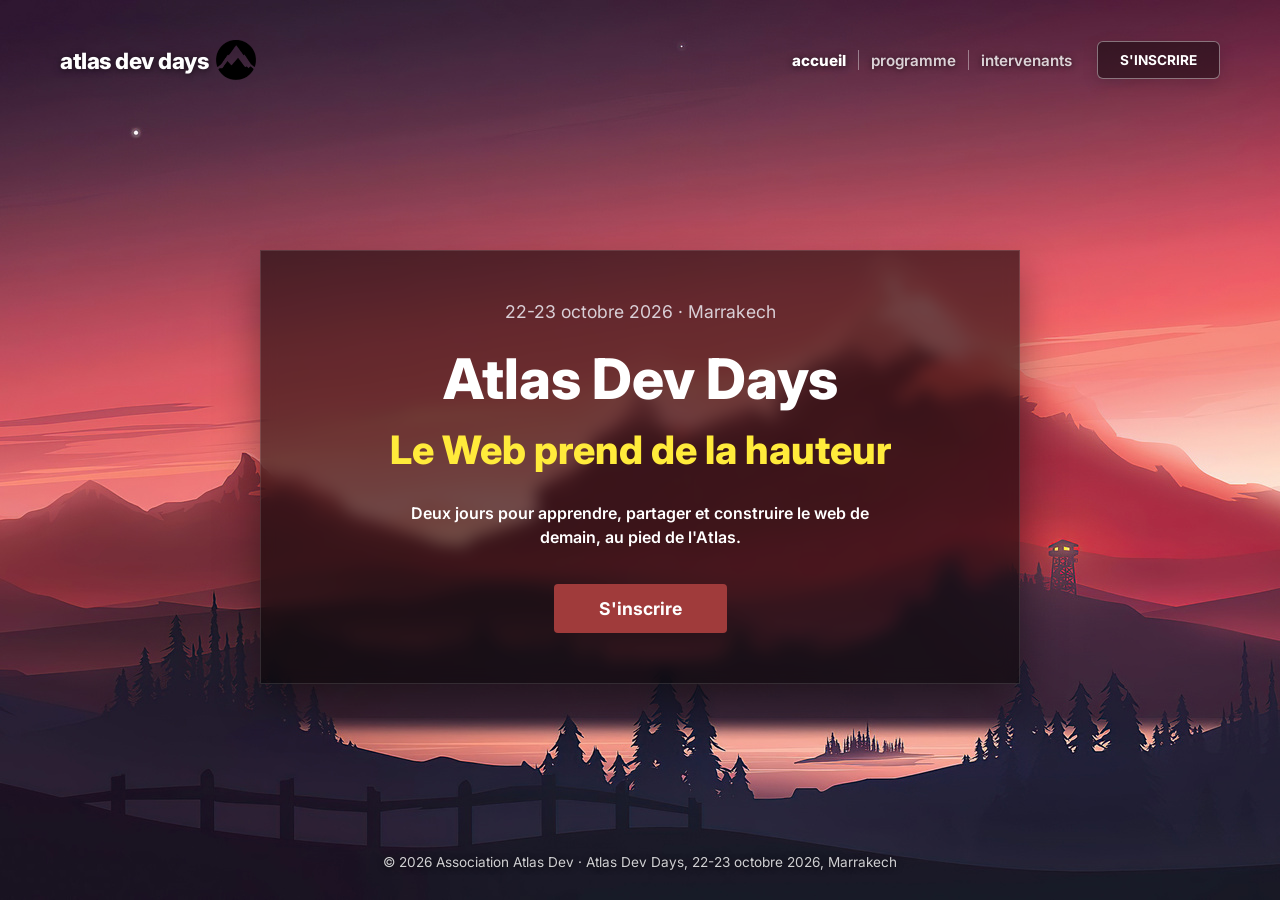
<file: index.html>
<!DOCTYPE html>
<html lang="fr">
<head>
    <meta charset="UTF-8">
    <meta name="viewport" content="width=device-width, initial-scale=1.0">
    <title>Atlas Dev Days - Conférence web à Marrakech</title>
    <meta name="description" content="Atlas Dev Days : deux jours de conférences pour développeurs web, les 22 et 23 octobre 2026 à Marrakech.">
    <link rel="icon" type="image/png" href="images/jbell.png">
    <link rel="preconnect" href="https://fonts.googleapis.com">
    <link rel="preconnect" href="https://fonts.gstatic.com" crossorigin>
    <link href="https://fonts.googleapis.com/css2?family=Inter:wght@400;600;700;800&display=swap" rel="stylesheet">
    <link rel="stylesheet" href="style.css">
</head>
<body>

    <header class="site-header">
        <nav class="navbar" aria-label="Navigation principale">
            <a href="index.html" class="brand">
                <span class="brand-text">atlas dev days</span>
                <img src="images/jbell.png" alt="Logo Atlas Dev Days" class="brand-icon-img" width="40" height="40">
            </a>
            <div class="nav-right">
                <ul class="nav-menu">
                    <li><a href="index.html" class="nav-link active" aria-current="page">accueil</a></li>
                    <li><a href="programme.html" class="nav-link">programme</a></li>
                    <li><a href="intervenants.html" class="nav-link">intervenants</a></li>
                </ul>
                <a href="inscription.html" class="btn-subscribe">S'INSCRIRE</a>
            </div>
        </nav>
    </header>

    <main class="hero-content">
        <div class="card">
            <p class="date">22-23 octobre 2026 &middot; Marrakech</p>
            <h1 class="title">Atlas Dev Days<br><span class="highlight">Le Web prend de la hauteur</span></h1>
            <p class="description">Deux jours pour apprendre, partager et construire le web de demain, au pied de l'Atlas.</p>
            <a href="inscription.html" class="btn">S'inscrire</a>
        </div>
    </main>

    <footer class="site-footer">
        <p>&copy; 2026 Association Atlas Dev &middot; Atlas Dev Days, 22-23 octobre 2026, Marrakech</p>
    </footer>

</body>
</html>
</file>
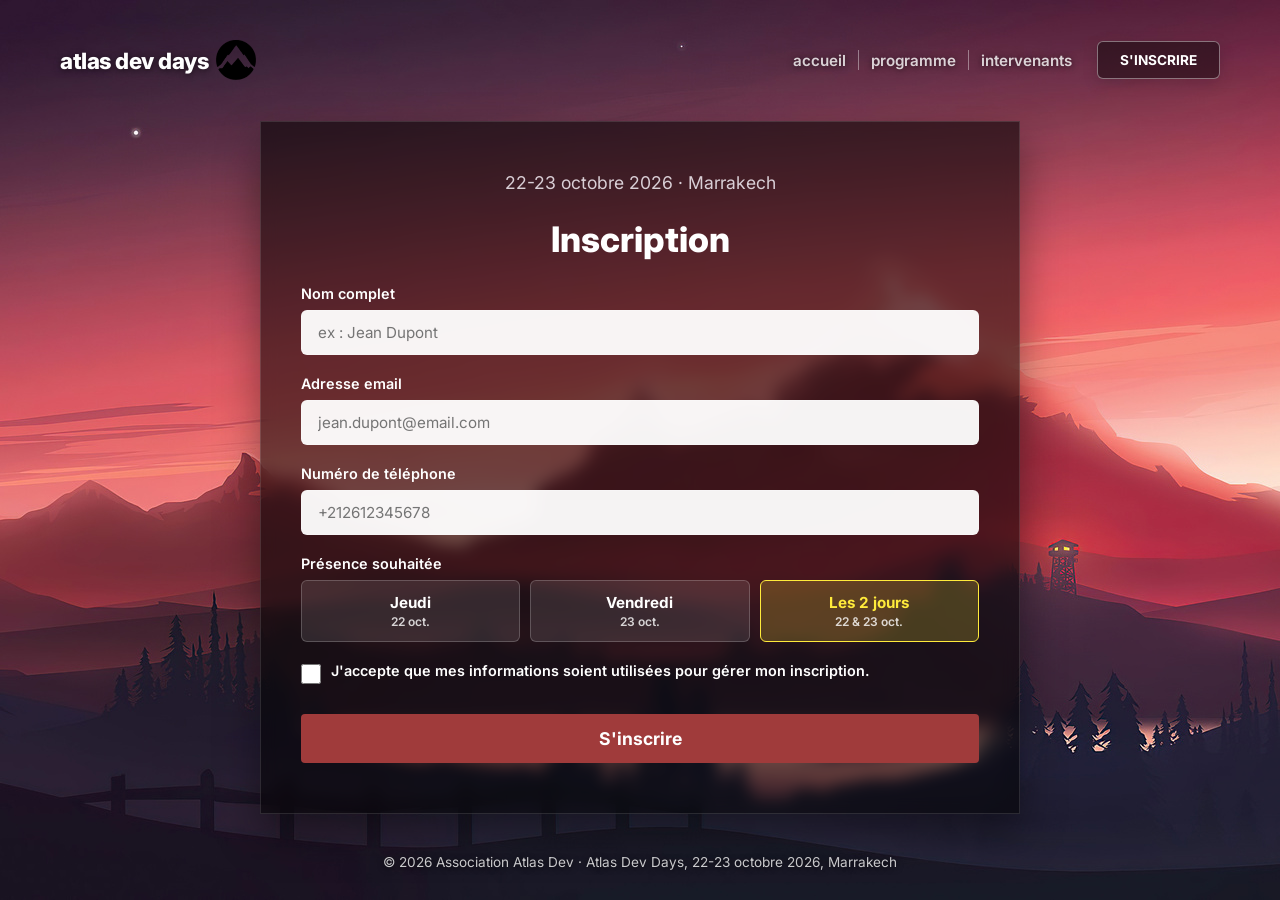
<file: inscription.html>
<!DOCTYPE html>
<html lang="fr">
<head>
    <meta charset="UTF-8">
    <meta name="viewport" content="width=device-width, initial-scale=1.0">
    <title>Inscription - Atlas Dev Days</title>
    <meta name="description" content="Inscrivez-vous aux Atlas Dev Days, les 22 et 23 octobre 2026 à Marrakech.">
    <link rel="icon" type="image/png" href="images/jbell.png">
    <link rel="preconnect" href="https://fonts.googleapis.com">
    <link rel="preconnect" href="https://fonts.gstatic.com" crossorigin>
    <link href="https://fonts.googleapis.com/css2?family=Inter:wght@400;600;700;800&display=swap" rel="stylesheet">
    <link rel="stylesheet" href="style.css">
</head>
<body>

    <header class="site-header">
        <nav class="navbar" aria-label="Navigation principale">
            <a href="index.html" class="brand">
                <span class="brand-text">atlas dev days</span>
                <img src="images/jbell.png" alt="Logo Atlas Dev Days" class="brand-icon-img" width="40" height="40">
            </a>
            <div class="nav-right">
                <ul class="nav-menu">
                    <li><a href="index.html" class="nav-link">accueil</a></li>
                    <li><a href="programme.html" class="nav-link">programme</a></li>
                    <li><a href="intervenants.html" class="nav-link">intervenants</a></li>
                </ul>
                <a href="inscription.html" class="btn-subscribe">S'INSCRIRE</a>
            </div>
        </nav>
    </header>

    <main class="hero-content">
        <div class="card form-card">
            <p class="date">22-23 octobre 2026 &middot; Marrakech</p>
            <h1 class="page-title">Inscription</h1>
            <form action="#" method="post" class="registration-form">

                <div class="form-group">
                    <label for="fullname">Nom complet</label>
                    <input type="text" id="fullname" name="fullname" placeholder="ex : Jean Dupont" autocomplete="name" required>
                </div>

                <div class="form-group">
                    <label for="email">Adresse email</label>
                    <input type="email" id="email" name="email" placeholder="jean.dupont@email.com" autocomplete="email" pattern="[^@\s]+@[^@\s]+\.[^@\s]+" title="Format attendu : nom@domaine.com" required>
                </div>

                <div class="form-group">
                    <label for="phone">Numéro de téléphone</label>
                    <input type="tel" id="phone" name="phone" placeholder="+212612345678" autocomplete="tel" pattern="(\+212|0)[5-7][0-9]{8}" title="Format attendu : +212612345678 ou 0612345678" required>
                </div>

                <fieldset class="form-group day-fieldset">
                    <legend>Présence souhaitée</legend>
                    <div class="day-selector">
                        <label class="radio-card">
                            <input type="radio" name="attendance" value="jeudi" required>
                            <span class="radio-content"><strong>Jeudi</strong><small>22 oct.</small></span>
                        </label>
                        <label class="radio-card">
                            <input type="radio" name="attendance" value="vendredi">
                            <span class="radio-content"><strong>Vendredi</strong><small>23 oct.</small></span>
                        </label>
                        <label class="radio-card">
                            <input type="radio" name="attendance" value="both" checked>
                            <span class="radio-content"><strong>Les 2 jours</strong><small>22 &amp; 23 oct.</small></span>
                        </label>
                    </div>
                </fieldset>

                <div class="form-group consent">
                    <label class="checkbox-label" for="consent">
                        <input type="checkbox" id="consent" name="consent" required>
                        <span>J'accepte que mes informations soient utilisées pour gérer mon inscription.</span>
                    </label>
                </div>

                <button type="submit" class="btn submit-btn">S'inscrire</button>
            </form>
        </div>
    </main>

    <footer class="site-footer">
        <p>&copy; 2026 Association Atlas Dev &middot; Atlas Dev Days, 22-23 octobre 2026, Marrakech</p>
    </footer>

</body>
</html>
</file>
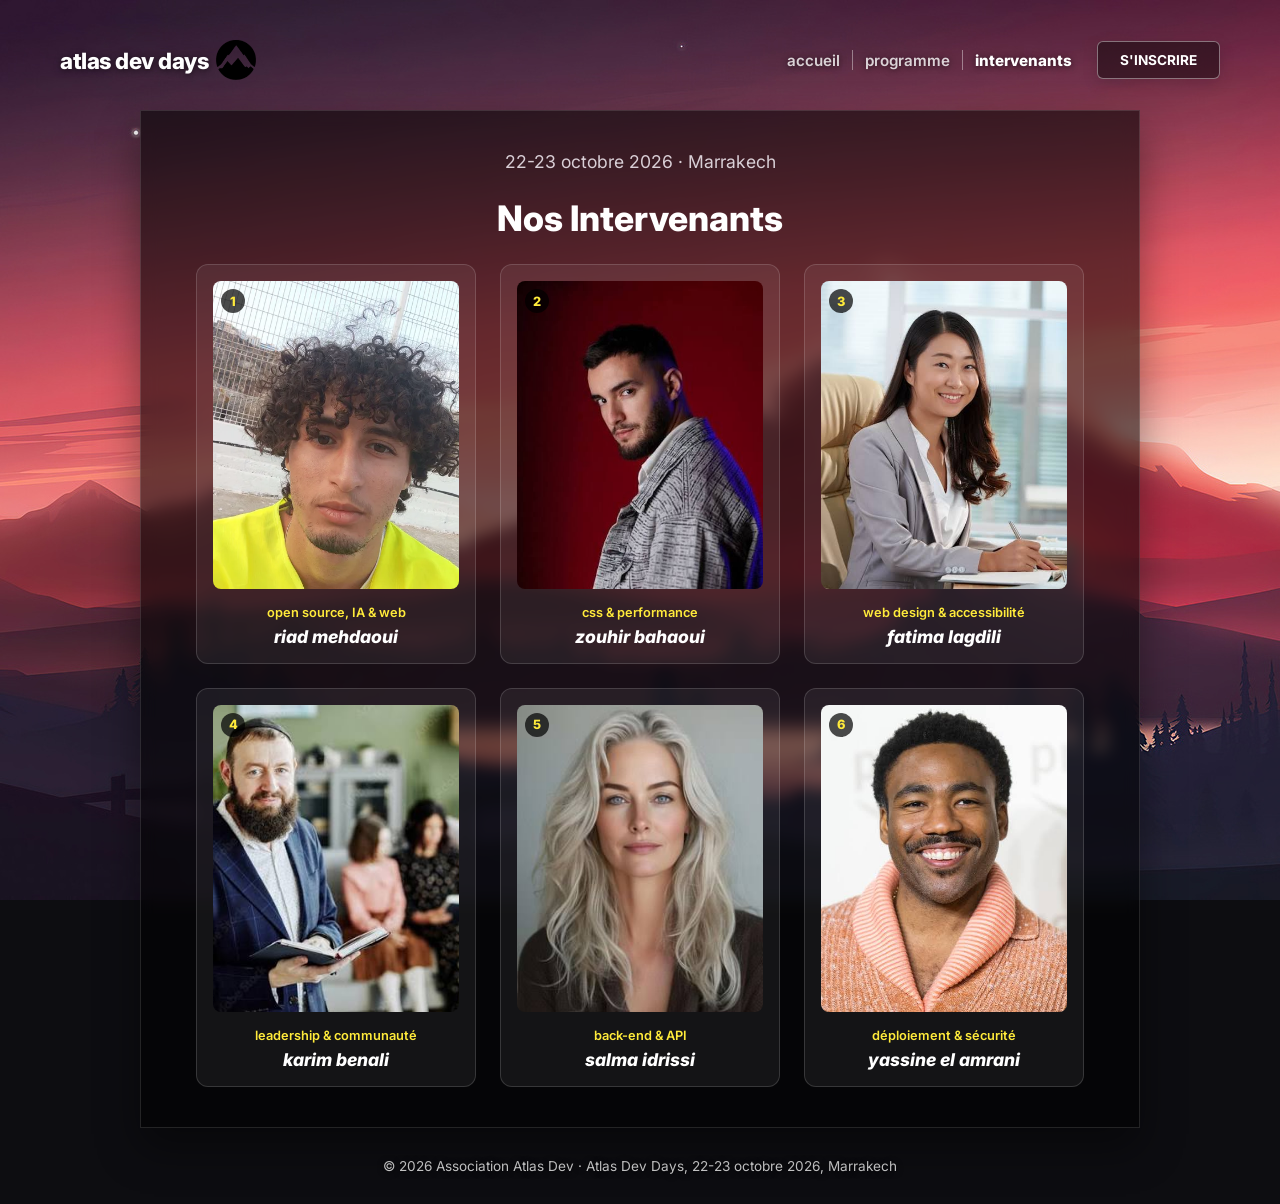
<file: intervenants.html>
<!DOCTYPE html>
<html lang="fr">
<head>
    <meta charset="UTF-8">
    <meta name="viewport" content="width=device-width, initial-scale=1.0">
    <title>Intervenants - Atlas Dev Days</title>
    <meta name="description" content="Les six intervenants des Atlas Dev Days : photo, nom et sujet de chacun.">
    <link rel="icon" type="image/png" href="images/jbell.png">
    <link rel="preconnect" href="https://fonts.googleapis.com">
    <link rel="preconnect" href="https://fonts.gstatic.com" crossorigin>
    <link href="https://fonts.googleapis.com/css2?family=Inter:wght@400;600;700;800&display=swap" rel="stylesheet">
    <link rel="stylesheet" href="style.css">
</head>
<body>

    <header class="site-header">
        <nav class="navbar" aria-label="Navigation principale">
            <a href="index.html" class="brand">
                <span class="brand-text">atlas dev days</span>
                <img src="images/jbell.png" alt="Logo Atlas Dev Days" class="brand-icon-img" width="40" height="40">
            </a>
            <div class="nav-right">
                <ul class="nav-menu">
                    <li><a href="index.html" class="nav-link">accueil</a></li>
                    <li><a href="programme.html" class="nav-link">programme</a></li>
                    <li><a href="intervenants.html" class="nav-link active" aria-current="page">intervenants</a></li>
                </ul>
                <a href="inscription.html" class="btn-subscribe">S'INSCRIRE</a>
            </div>
        </nav>
    </header>

    <main class="hero-content">
        <div class="card speakers-card">
            <p class="date">22-23 octobre 2026 &middot; Marrakech</p>
            <h1 class="page-title">Nos Intervenants</h1>
            <ul class="speakers-grid">
                <li class="speaker-card">
                    <div class="speaker-photo-wrapper">
                        <img src="images/bogoooossss.webp" alt="Portrait de Riad Mehdaoui" class="speaker-photo" width="400" height="500">
                        <span class="speaker-number" aria-hidden="true">1</span>
                    </div>
                    <div class="speaker-info">
                        <span class="speaker-topic">open source, IA &amp; web</span>
                        <h2 class="speaker-name">riad mehdaoui</h2>
                    </div>
                </li>
                <li class="speaker-card">
                    <div class="speaker-photo-wrapper">
                        <img src="images/ozuhiir.jpg" alt="Portrait de Zouhir Bahaoui" class="speaker-photo" width="400" height="500">
                        <span class="speaker-number" aria-hidden="true">2</span>
                    </div>
                    <div class="speaker-info">
                        <span class="speaker-topic">css &amp; performance</span>
                        <h2 class="speaker-name">zouhir bahaoui</h2>
                    </div>
                </li>
                <li class="speaker-card">
                    <div class="speaker-photo-wrapper">
                        <img src="images/fati.jpg" alt="Portrait de Fatima Lagdili" class="speaker-photo" width="400" height="500">
                        <span class="speaker-number" aria-hidden="true">3</span>
                    </div>
                    <div class="speaker-info">
                        <span class="speaker-topic">web design &amp; accessibilité</span>
                        <h2 class="speaker-name">fatima lagdili</h2>
                    </div>
                </li>
                <li class="speaker-card">
                    <div class="speaker-photo-wrapper">
                        <img src="images/goyim.jpg" alt="Portrait de Karim Benali" class="speaker-photo" width="400" height="500">
                        <span class="speaker-number" aria-hidden="true">4</span>
                    </div>
                    <div class="speaker-info">
                        <span class="speaker-topic">leadership &amp; communauté</span>
                        <h2 class="speaker-name">karim benali</h2>
                    </div>
                </li>
                <li class="speaker-card">
                    <div class="speaker-photo-wrapper">
                        <img src="images/salmaaa.jpg" alt="Portrait de Salma Idrissi" class="speaker-photo" width="400" height="500">
                        <span class="speaker-number" aria-hidden="true">5</span>
                    </div>
                    <div class="speaker-info">
                        <span class="speaker-topic">back-end &amp; API</span>
                        <h2 class="speaker-name">salma idrissi</h2>
                    </div>
                </li>
                <li class="speaker-card">
                    <div class="speaker-photo-wrapper">
                        <img src="images/gambino.jpg" alt="Portrait de Yassine El Amrani" class="speaker-photo" width="400" height="500">
                        <span class="speaker-number" aria-hidden="true">6</span>
                    </div>
                    <div class="speaker-info">
                        <span class="speaker-topic">déploiement &amp; sécurité</span>
                        <h2 class="speaker-name">yassine el amrani</h2>
                    </div>
                </li>
            </ul>
        </div>
    </main>

    <footer class="site-footer">
        <p>&copy; 2026 Association Atlas Dev &middot; Atlas Dev Days, 22-23 octobre 2026, Marrakech</p>
    </footer>

</body>
</html>
</file>
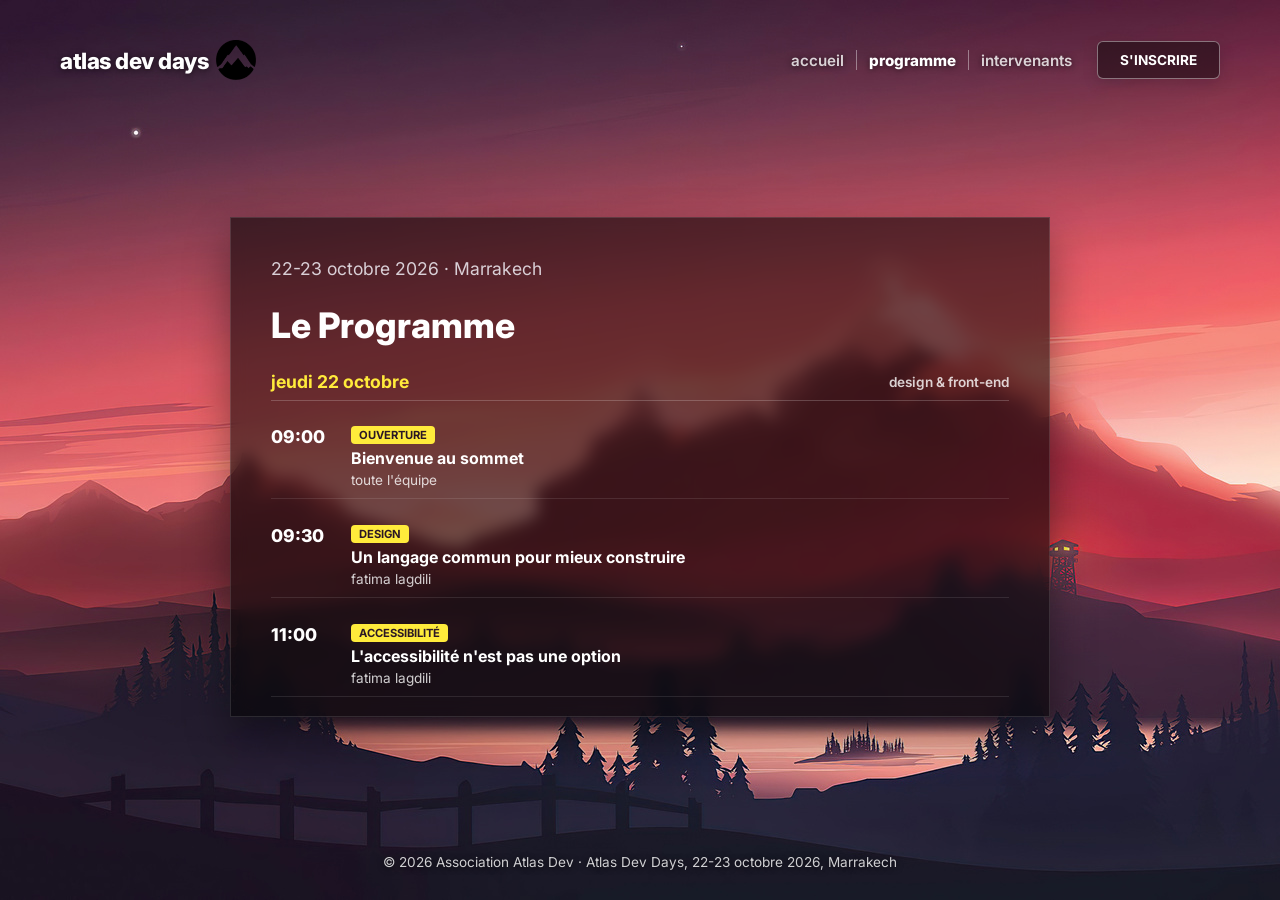
<file: programme.html>
<!DOCTYPE html>
<html lang="fr">
<head>
    <meta charset="UTF-8">
    <meta name="viewport" content="width=device-width, initial-scale=1.0">
    <title>Programme - Atlas Dev Days</title>
    <meta name="description" content="Le programme des talks des Atlas Dev Days : horaires, titres et intervenants pour les 22 et 23 octobre 2026.">
    <link rel="icon" type="image/png" href="images/jbell.png">
    <link rel="preconnect" href="https://fonts.googleapis.com">
    <link rel="preconnect" href="https://fonts.gstatic.com" crossorigin>
    <link href="https://fonts.googleapis.com/css2?family=Inter:wght@400;600;700;800&display=swap" rel="stylesheet">
    <link rel="stylesheet" href="style.css">
</head>
<body>

    <header class="site-header">
        <nav class="navbar" aria-label="Navigation principale">
            <a href="index.html" class="brand">
                <span class="brand-text">atlas dev days</span>
                <img src="images/jbell.png" alt="Logo Atlas Dev Days" class="brand-icon-img" width="40" height="40">
            </a>
            <div class="nav-right">
                <ul class="nav-menu">
                    <li><a href="index.html" class="nav-link">accueil</a></li>
                    <li><a href="programme.html" class="nav-link active" aria-current="page">programme</a></li>
                    <li><a href="intervenants.html" class="nav-link">intervenants</a></li>
                </ul>
                <a href="inscription.html" class="btn-subscribe">S'INSCRIRE</a>
            </div>
        </nav>
    </header>

    <main class="hero-content">
        <div class="card program-card">
            <p class="date">22-23 octobre 2026 &middot; Marrakech</p>
            <h1 class="page-title">Le Programme</h1>
            <section class="day-section">
                <div class="day-header">
                    <h2>jeudi 22 octobre</h2>
                    <span class="track-tag">design &amp; front-end</span>
                </div>
                <ul class="schedule-list">
                <li class="schedule-item">
                    <span class="time">09:00</span>
                    <div class="talk-details">
                        <span class="tag">ouverture</span>
                        <h3>Bienvenue au sommet</h3>
                        <p class="speaker">toute l'équipe</p>
                    </div>
                </li>
                <li class="schedule-item">
                    <span class="time">09:30</span>
                    <div class="talk-details">
                        <span class="tag">design</span>
                        <h3>Un langage commun pour mieux construire</h3>
                        <p class="speaker">fatima lagdili</p>
                    </div>
                </li>
                <li class="schedule-item">
                    <span class="time">11:00</span>
                    <div class="talk-details">
                        <span class="tag">accessibilité</span>
                        <h3>L'accessibilité n'est pas une option</h3>
                        <p class="speaker">fatima lagdili</p>
                    </div>
                </li>
                <li class="schedule-item">
                    <span class="time">12:30</span>
                    <div class="talk-details">
                        <span class="tag">css</span>
                        <h3>Le CSS moderne que vous pouvez utiliser aujourd'hui</h3>
                        <p class="speaker">zouhir bahaoui</p>
                    </div>
                </li>
                </ul>
            </section>
            <section class="day-section">
                <div class="day-header">
                    <h2>vendredi 23 octobre</h2>
                    <span class="track-tag">back-end &amp; impact</span>
                </div>
                <ul class="schedule-list">
                <li class="schedule-item">
                    <span class="time">09:00</span>
                    <div class="talk-details">
                        <span class="tag">performance</span>
                        <h3>Le Web rapide, même sous contrainte</h3>
                        <p class="speaker">zouhir bahaoui</p>
                    </div>
                </li>
                <li class="schedule-item">
                    <span class="time">09:30</span>
                    <div class="talk-details">
                        <span class="tag">ai &amp; web</span>
                        <h3>Coder avec l'IA sans perdre le nord</h3>
                        <p class="speaker">riad mehdaoui</p>
                    </div>
                </li>
                <li class="schedule-item">
                    <span class="time">11:00</span>
                    <div class="talk-details">
                        <span class="tag">open source</span>
                        <h3>Faire grandir une communauté durable</h3>
                        <p class="speaker">riad mehdaoui</p>
                    </div>
                </li>
                <li class="schedule-item">
                    <span class="time">12:30</span>
                    <div class="talk-details">
                        <span class="tag">pause</span>
                        <h3>Café et échanges</h3>
                        <p class="speaker">—</p>
                    </div>
                </li>
                <li class="schedule-item">
                    <span class="time">13:30</span>
                    <div class="talk-details">
                        <span class="tag">back-end</span>
                        <h3>Des API simples et robustes</h3>
                        <p class="speaker">salma idrissi</p>
                    </div>
                </li>
                <li class="schedule-item">
                    <span class="time">14:30</span>
                    <div class="talk-details">
                        <span class="tag">déploiement</span>
                        <h3>Mettre en ligne sans stress</h3>
                        <p class="speaker">yassine el amrani</p>
                    </div>
                </li>
                <li class="schedule-item">
                    <span class="time">15:30</span>
                    <div class="talk-details">
                        <span class="tag">table ronde</span>
                        <h3>Financer et faire vivre un projet web</h3>
                        <p class="speaker">karim benali</p>
                    </div>
                </li>
                </ul>
            </section>
        </div>
    </main>

    <footer class="site-footer">
        <p>&copy; 2026 Association Atlas Dev &middot; Atlas Dev Days, 22-23 octobre 2026, Marrakech</p>
    </footer>

</body>
</html>
</file>
<file: style.css>
/* --- VARIABLES --- */
:root {
  /* Couleurs (5) */
  --color-bg: #0d0d11;
  --color-text: #ffffff;
  --color-muted: rgba(255, 255, 255, 0.8);
  --color-accent: #ffeb3b;
  --color-cta: #a03b3b;

  /* Police (1) */
  --font-main: 'Inter', -apple-system, BlinkMacSystemFont, 'Segoe UI', Roboto, sans-serif;

  --glass: rgba(0, 0, 0, 0.55);
  --line: rgba(255, 255, 255, 0.2);
}

/* --- RESET & GLOBALS --- */
html { overflow-y: scroll; }

* {
  margin: 0;
  padding: 0;
  box-sizing: border-box;
}

body {
  min-height: 100dvh;
  display: flex;
  flex-direction: column;
  align-items: center;
  padding: 30px 40px 20px;
  font-family: var(--font-main);
  color: var(--color-text);
  background: var(--color-bg) url('images/red-mountains-morning-minimal-4k-dn-1440x900.jpg') center/cover no-repeat fixed;
  overflow-x: hidden;
}

a:focus-visible,
button:focus-visible,
input:focus-visible {
  outline: 3px solid var(--color-accent);
  outline-offset: 2px;
}

/* --- HEADER & NAVIGATION --- */
.site-header { width: 100%; max-width: 1300px; }

.navbar {
  display: flex;
  justify-content: space-between;
  align-items: center;
  flex-wrap: wrap;
  gap: 15px;
  padding: 10px 20px;
}

.nav-right, .nav-menu, .brand {
  display: flex;
  align-items: center;
}

.nav-right { gap: 25px; flex-wrap: wrap; }
.nav-menu { list-style: none; }

.brand {
  gap: 8px;
  font-size: 1.4rem;
  font-weight: 800;
  color: var(--color-text);
  text-decoration: none;
  letter-spacing: -0.5px;
  text-shadow: 0 1px 6px rgba(0, 0, 0, 0.6);
}

.brand-icon-img { width: 40px; height: 40px; }

.nav-menu li + li {
  margin-left: 12px;
  padding-left: 12px;
  border-left: 1px solid rgba(255, 255, 255, 0.4);
}

.nav-link {
  color: var(--color-muted);
  text-decoration: none;
  font-weight: 600;
  font-size: 0.95rem;
  text-shadow: 0 1px 6px rgba(0, 0, 0, 0.6);
  transition: color 0.2s ease;
}

.nav-link.active, .nav-link:hover {
  font-weight: 800;
  color: var(--color-text);
}

/* --- BUTTONS & GLASS CARDS --- */
.btn-subscribe, .card {
  backdrop-filter: blur(8px);
  -webkit-backdrop-filter: blur(8px);
}

.btn-subscribe {
  background: rgba(0, 0, 0, 0.45);
  color: var(--color-text);
  text-decoration: none;
  font-weight: 700;
  font-size: 0.85rem;
  padding: 10px 22px;
  border-radius: 6px;
  border: 1px solid rgba(255, 255, 255, 0.4);
  box-shadow: 0 4px 15px rgba(0, 0, 0, 0.15);
  transition: background 0.2s ease, transform 0.1s ease;
}

.btn-subscribe:hover { background: rgba(0, 0, 0, 0.65); transform: translateY(-1px); }

.hero-content {
  flex: 1;
  display: flex;
  justify-content: center;
  align-items: center;
  width: 100%;
  padding: 20px 0;
}

.card {
  width: 100%;
  max-width: 760px;
  background: var(--glass);
  border: 1px solid rgba(255, 255, 255, 0.12);
  padding: 50px 40px;
  text-align: center;
  box-shadow: 0 20px 40px rgba(0, 0, 0, 0.4);
}

.card .date { color: #d9cfd6; font-size: 1.1rem; margin-bottom: 25px; }
.card .title { font-size: 3.5rem; font-weight: 800; line-height: 1.15; margin-bottom: 25px; }
.card .title .highlight { color: var(--color-accent); font-size: 0.7em; }
.card .description { font-size: 1rem; font-weight: 600; line-height: 1.5; max-width: 500px; margin: 0 auto 35px; }

.card .btn {
  display: inline-block;
  background-color: var(--color-cta);
  color: var(--color-text);
  font-weight: 700;
  font-size: 1.1rem;
  text-decoration: none;
  padding: 14px 45px;
  border-radius: 4px;
  transition: background-color 0.2s ease, transform 0.1s ease;
}

.card .btn:hover { background-color: #842e2e; transform: translateY(-1px); }

.page-title {
  font-size: 2.2rem;
  font-weight: 800;
  margin-bottom: 25px;
}

/* --- FOOTER --- */
.site-footer {
  width: 100%;
  max-width: 1300px;
  padding: 10px 20px;
  text-align: center;
  font-size: 0.85rem;
  color: var(--color-muted);
  text-shadow: 0 1px 6px rgba(0, 0, 0, 0.8);
}

/* --- FORM --- */
.registration-form, .form-group, .talk-details, .speaker-info {
  display: flex;
  flex-direction: column;
}

.registration-form { gap: 20px; text-align: left; }
.form-group { gap: 8px; }
.form-group label, .day-fieldset legend { font-size: 0.9rem; font-weight: 600; }

.form-group input[type="text"],
.form-group input[type="email"],
.form-group input[type="tel"] {
  width: 100%;
  padding: 12px 16px;
  border-radius: 6px;
  border: 1px solid var(--line);
  background: rgba(255, 255, 255, 0.95);
  color: #111;
  font-family: inherit;
  font-size: 0.95rem;
  transition: border-color 0.2s ease, box-shadow 0.2s ease;
}

.form-group input:focus {
  border-color: var(--color-accent);
  box-shadow: 0 0 0 3px rgba(255, 235, 59, 0.4);
  background: #fff;
}

.form-group input:user-invalid { border-color: #ff8a80; box-shadow: 0 0 0 3px rgba(255, 138, 128, 0.4); }

.day-fieldset { border: none; }
.day-fieldset legend { margin-bottom: 8px; }

.day-selector { display: flex; flex-wrap: wrap; gap: 10px; }
.radio-card { flex: 1 1 110px; cursor: pointer; position: relative; display: flex; }
.radio-card input[type="radio"] { position: absolute; opacity: 0; width: 0; height: 0; }

.radio-content {
  flex: 1;
  display: flex;
  flex-direction: column;
  align-items: center;
  justify-content: center;
  padding: 12px 8px;
  background: rgba(255, 255, 255, 0.1);
  border: 1px solid var(--line);
  border-radius: 6px;
  transition: border-color 0.2s ease, background 0.2s ease;
}

.radio-content strong { font-size: 0.95rem; }
.radio-content small { font-size: 0.75rem; color: var(--color-muted); margin-top: 2px; }

.radio-card input[type="radio"]:checked + .radio-content {
  background: rgba(255, 235, 59, 0.2);
  border-color: var(--color-accent);
  color: var(--color-accent);
}

.radio-card input[type="radio"]:focus-visible + .radio-content { outline: 3px solid var(--color-accent); outline-offset: 2px; }
.radio-card:hover .radio-content { border-color: rgba(255, 255, 255, 0.6); }

.checkbox-label { display: flex; align-items: flex-start; gap: 10px; font-weight: 400; cursor: pointer; }
.checkbox-label input { width: 20px; height: 20px; flex-shrink: 0; margin-top: 2px; accent-color: var(--color-accent); }

.submit-btn { width: 100%; margin-top: 10px; padding: 14px; border: none; cursor: pointer; font-family: inherit; }

/* --- PROGRAMME --- */
.program-card {
   max-width: 820px;
   max-height: 500px; /* Limits box height so internal scroll kicks in */
   overflow-y: auto;
   text-align: left;
   padding: 40px; }

.program-card .page-title { text-align: left; }

.day-section { margin-bottom: 35px; }
.day-section:last-child { margin-bottom: 0; }

.day-header {
  display: flex;
  justify-content: space-between;
  align-items: center;
  flex-wrap: wrap;
  gap: 4px 15px;
  border-bottom: 1px solid var(--line);
  padding-bottom: 8px;
  margin-bottom: 15px;
}

.day-header h2 { color: var(--color-accent); font-size: 1.1rem; font-weight: 700; }
.track-tag { color: var(--color-muted); font-size: 0.85rem; font-weight: 600; }

.schedule-list { list-style: none; display: flex; flex-direction: column; gap: 16px; }

.schedule-item {
  display: flex;
  align-items: flex-start;
  gap: 20px;
  padding: 10px 0;
  border-bottom: 1px solid rgba(255, 255, 255, 0.1);
}

.schedule-item .time { font-size: 1.1rem; font-weight: 800; min-width: 60px; }
.talk-details { gap: 4px; }

.talk-details .tag {
  align-self: flex-start;
  font-size: 0.7rem;
  font-weight: 700;
  text-transform: uppercase;
  color: #2b1725;
  background: var(--color-accent);
  padding: 2px 8px;
  border-radius: 4px;
}

.talk-details h3 { font-size: 1rem; font-weight: 700; }
.talk-details .speaker { font-size: 0.85rem; color: var(--color-muted); }

/* --- INTERVENANTS --- */
.speakers-card { max-width: 1000px; padding: 40px; }

.speakers-grid {
  list-style: none;
  display: flex;
  flex-wrap: wrap;
  justify-content: center;
  gap: 24px;
}

.speaker-card {
  flex: 1 1 220px;
  max-width: 280px;
  display: flex;
  flex-direction: column;
  align-items: center;
  background: rgba(255, 255, 255, 0.06);
  border: 1px solid rgba(255, 255, 255, 0.15);
  border-radius: 12px;
  padding: 16px;
  transition: transform 0.3s ease, border-color 0.3s ease;
}

.speaker-card:hover { transform: translateY(-6px); border-color: rgba(255, 235, 59, 0.6); }

.speaker-photo-wrapper {
  position: relative;
  width: 100%;
  aspect-ratio: 4 / 5;
  border-radius: 8px;
  overflow: hidden;
  margin-bottom: 16px;
  background: rgba(255, 255, 255, 0.1);
}

.speaker-photo { width: 100%; height: 100%; object-fit: cover; display: block; }

.speaker-number {
  position: absolute;
  top: 8px;
  left: 8px;
  background: rgba(0, 0, 0, 0.7);
  color: var(--color-accent);
  font-weight: 800;
  font-size: 0.8rem;
  width: 24px;
  height: 24px;
  border-radius: 50%;
  display: flex;
  align-items: center;
  justify-content: center;
}

.speaker-info { gap: 6px; text-align: center; }
.speaker-topic { font-size: 0.8rem; font-weight: 600; color: var(--color-accent); }
.speaker-name { font-size: 1.1rem; font-weight: 800; font-style: italic; }

/* --- MOBILE --- */
@media (max-width: 700px) {
  body { padding: 15px 15px 10px; }
  .navbar { flex-direction: column; align-items: flex-start; padding: 10px 0; }
  .nav-right { gap: 15px; }
  .card, .program-card, .speakers-card { padding: 30px 20px; }
  .card .title { font-size: 2.3rem; }
  .page-title { font-size: 1.8rem; }
  .schedule-item { gap: 12px; }
  .schedule-item .time { min-width: 50px; font-size: 1rem; }
  .speaker-card { flex-basis: 100%; max-width: 320px; }
  .card .btn { padding: 14px 30px; }
}

@media (prefers-reduced-motion: reduce) {
  * { transition: none !important; }
}


/* --- SCROLLBAR STYLES --- */

/* 1. Main Page Scrollbar */
::-webkit-scrollbar {
  width: 8px;
  background: transparent; /* Makes the track area completely transparent */
}

::-webkit-scrollbar-track {
  background: transparent; /* Ensures background behind the thumb is invisible */
}

::-webkit-scrollbar-thumb {
  background: rgba(255, 255, 255, 0.2); /* Semi-transparent handle */
  border-radius: 10px;
}

::-webkit-scrollbar-thumb:hover {
  background: rgba(255, 255, 255, 0.4); /* Glows slightly when hovered */
}

/* 2. Program Card Scrollbar (Inside element) */
.program-card::-webkit-scrollbar {
  width: 6px;
  background: transparent;
}

.program-card::-webkit-scrollbar-track {
  background: transparent;
}

.program-card::-webkit-scrollbar-thumb {
  background: rgba(255, 255, 255, 0.2);
  border-radius: 10px;
}

/* Enables smooth transitions when navigating between HTML pages */
@view-transition {
  navigation: auto;
}
</file>
